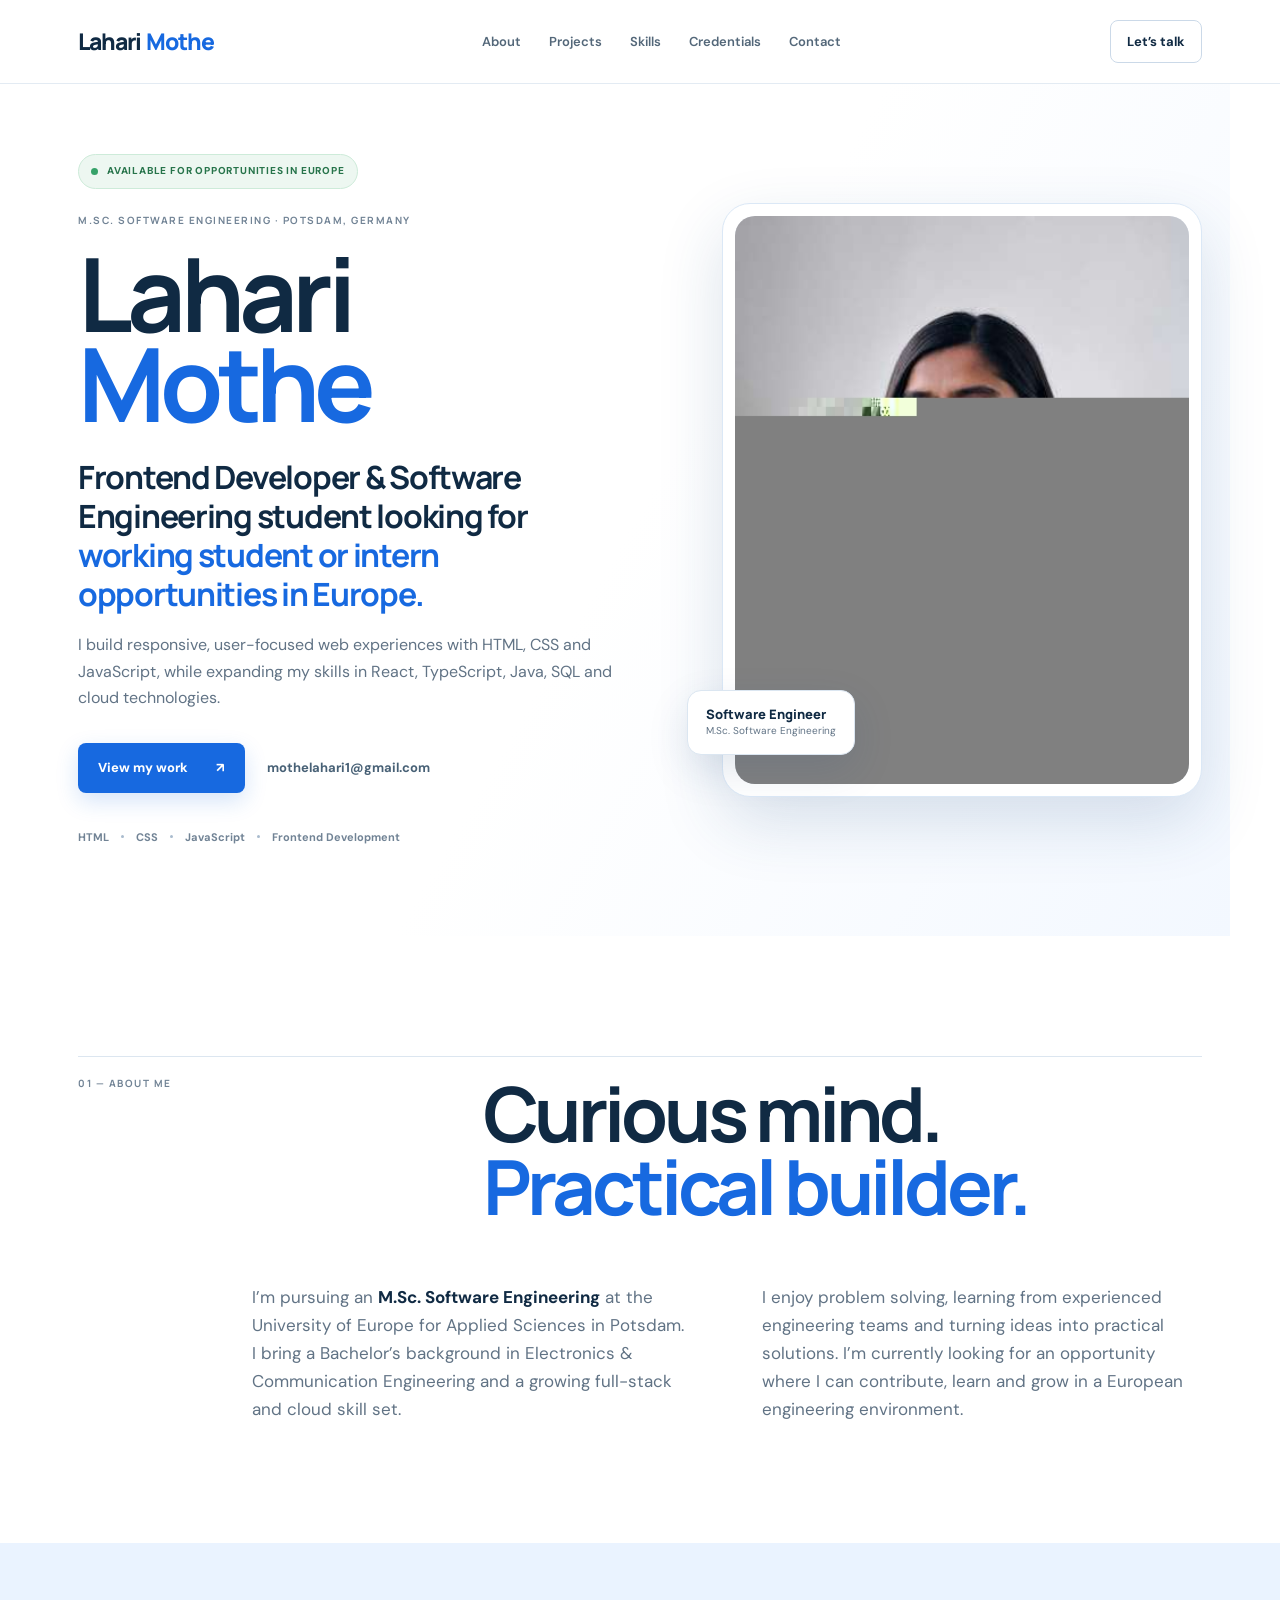
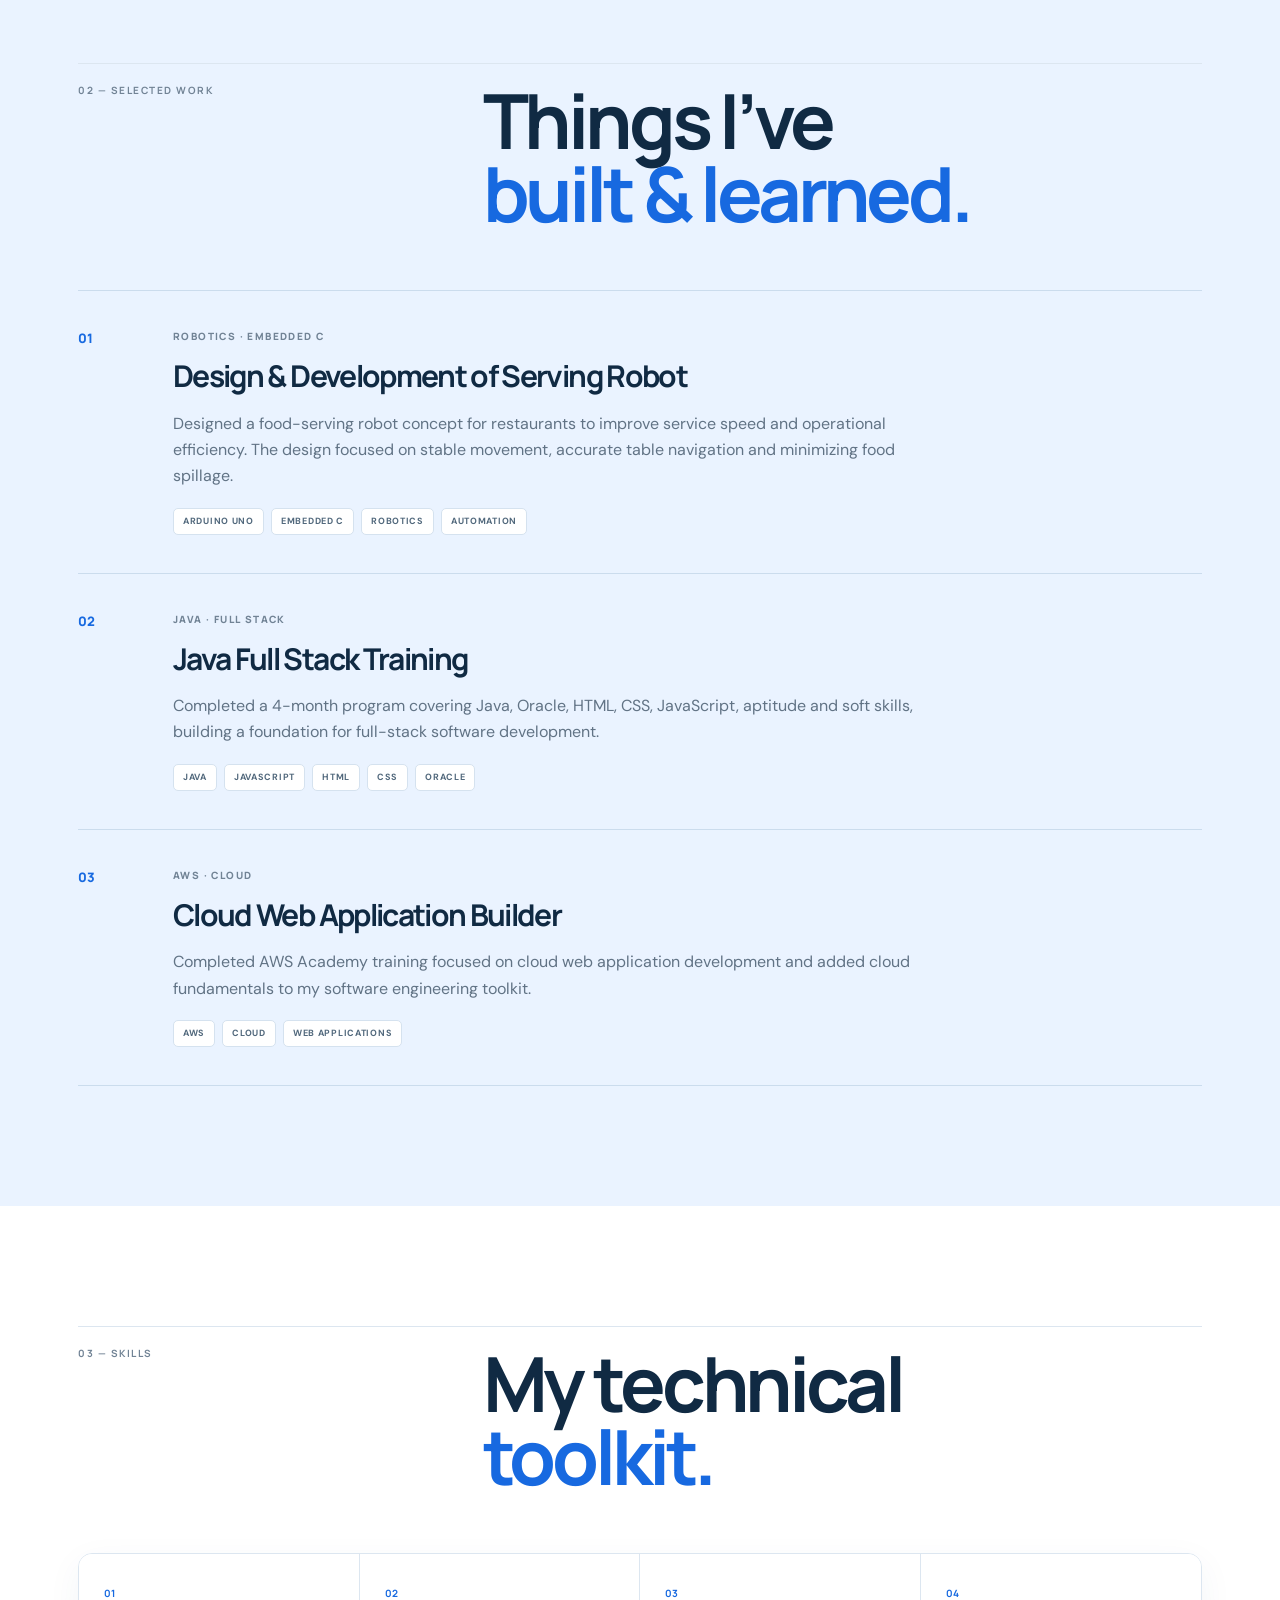
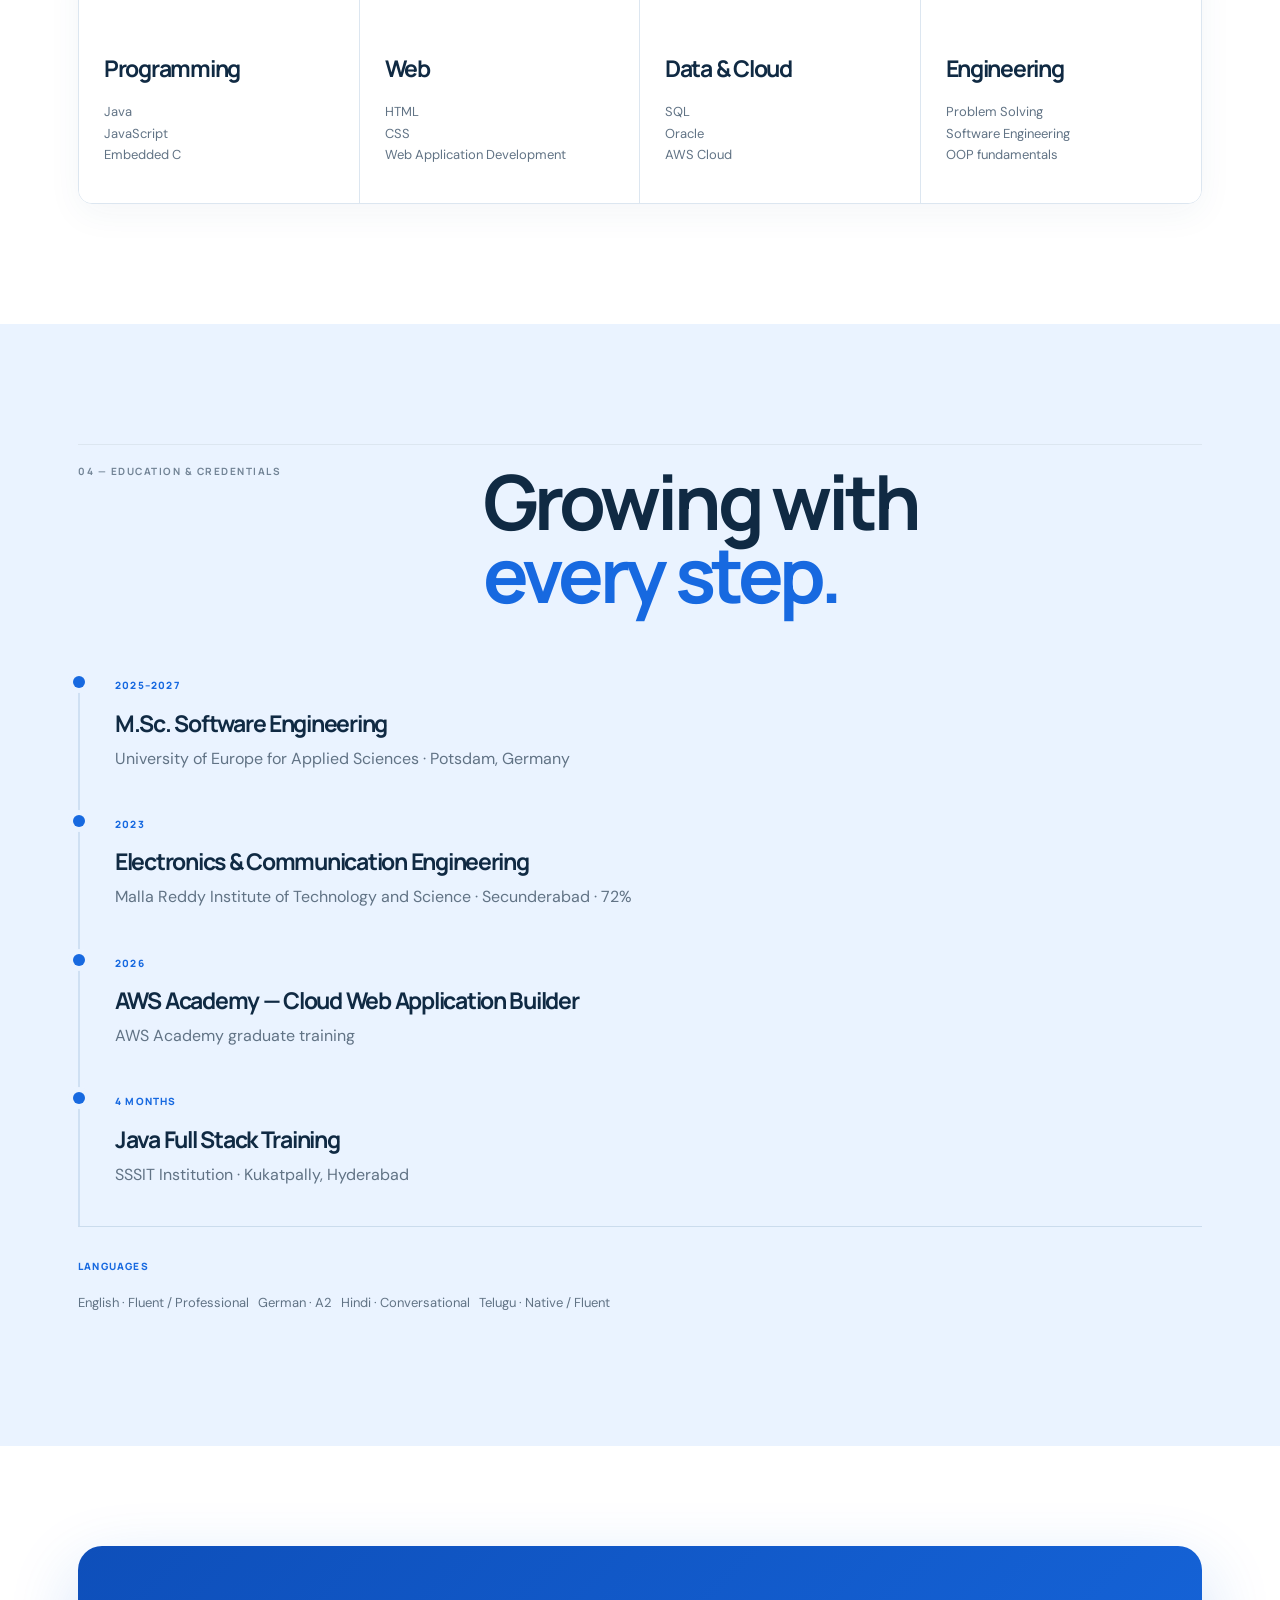
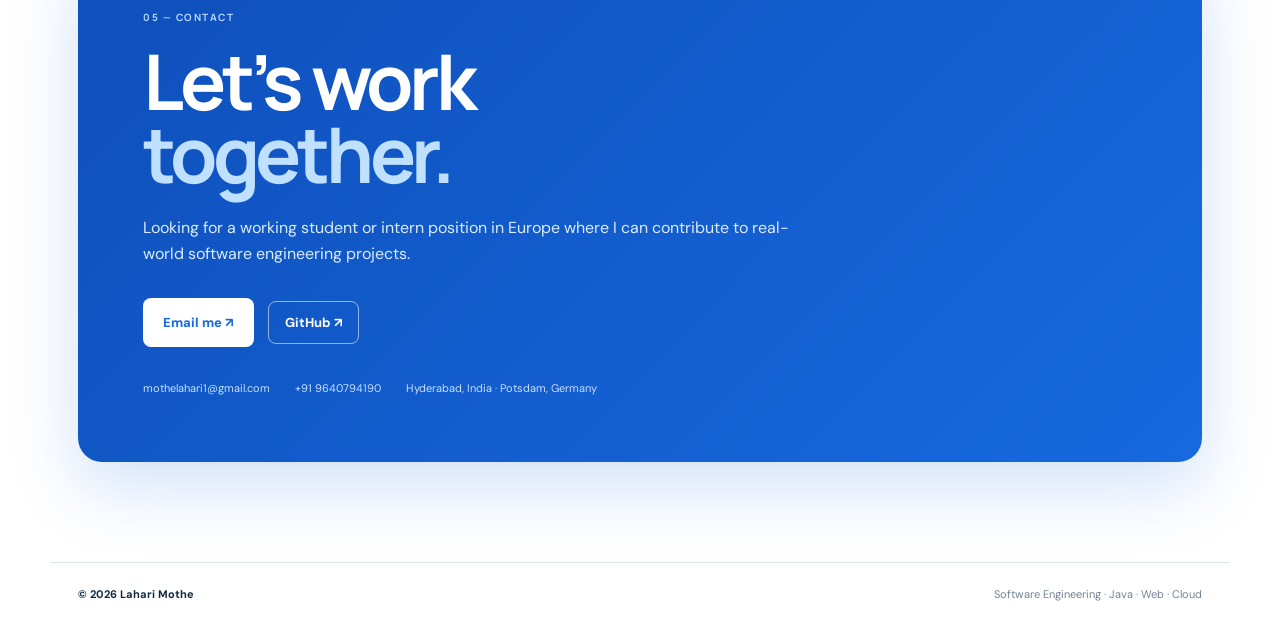
<file: index.html>
<!doctype html>
<html lang="en">
<head>
  <meta charset="UTF-8" />
  <meta name="viewport" content="width=device-width, initial-scale=1.0" />
  <meta name="description" content="Lahari Mothe — Software Engineer looking for working student or intern opportunities in Europe." />
  <title>Lahari Mothe | Software Engineer</title>
  <link rel="preconnect" href="https://fonts.googleapis.com"><link rel="preconnect" href="https://fonts.gstatic.com" crossorigin>
  <link href="https://fonts.googleapis.com/css2?family=DM+Sans:wght@400;500;600;700&family=Manrope:wght@600;700;800&display=swap" rel="stylesheet">
  <link rel="stylesheet" href="styles.css" />
</head>
<body>
  <header class="site-header">
    <a class="brand" href="#top">Lahari <span>Mothe</span></a>
    <nav class="nav" aria-label="Primary navigation"><a href="#about">About</a><a href="#work">Projects</a><a href="#skills">Skills</a><a href="#credentials">Credentials</a><a href="#contact">Contact</a></nav>
    <a class="nav-button" href="mailto:mothelahari1@gmail.com">Let’s talk</a>
  </header>

  <main id="top">
    <section class="hero section-shell">
      <div class="hero-copy">
        <div class="status"><span></span> AVAILABLE FOR OPPORTUNITIES IN EUROPE</div>
        <p class="eyebrow">M.SC. SOFTWARE ENGINEERING · POTSDAM, GERMANY</p>
        <h1>Lahari<br><span>Mothe</span></h1>
        <p class="hero-role">Software Engineer looking for <strong>working student or intern position in Europe.</strong></p>
        <p class="hero-text">I’m a Software Engineering master’s student with a background in Electronics & Communication Engineering and hands-on training in Java Full Stack development, web technologies, SQL and AWS cloud.</p>
        <div class="hero-actions"><a class="button button-primary" href="#work">View my work <span>↗</span></a><a class="text-link" href="mailto:mothelahari1@gmail.com">mothelahari1@gmail.com</a></div>
        <div class="quick-info"><span>Java</span><i></i><span>Web Development</span><i></i><span>SQL</span><i></i><span>AWS</span></div>
      </div>
      <div class="profile-wrap">
        <div class="profile-frame">
          <img class="profile-photo" alt="Professional portrait of Lahari Mothe" src="./profile.png?v=3" />
          <div class="photo-accent"></div>
        </div>
        <div class="profile-badge"><strong>Software Engineer</strong><span>M.Sc. Software Engineering</span></div>
      </div>
    </section>

    <section id="about" class="section section-shell">
      <div class="section-heading"><p class="eyebrow">01 — ABOUT ME</p><h2>Curious mind.<br><span>Practical builder.</span></h2></div>
      <div class="about-grid"><p>I’m pursuing an <strong>M.Sc. Software Engineering</strong> at the University of Europe for Applied Sciences in Potsdam. I bring a Bachelor’s background in Electronics & Communication Engineering and a growing full-stack and cloud skill set.</p><p>I enjoy problem solving, learning from experienced engineering teams and turning ideas into practical solutions. I’m currently looking for an opportunity where I can contribute, learn and grow in a European engineering environment.</p></div>
    </section>

    <section id="work" class="section section-shell light-section">
      <div class="section-heading"><p class="eyebrow">02 — SELECTED WORK</p><h2>Things I’ve<br><span>built & learned.</span></h2></div>
      <div class="projects">
        <article class="project"><div class="project-number">01</div><div><p class="project-type">ROBOTICS · EMBEDDED C</p><h3>Design & Development of Serving Robot</h3><p>Designed a food-serving robot concept for restaurants to improve service speed and operational efficiency. The design focused on stable movement, accurate table navigation and minimizing food spillage.</p><div class="tags"><span>ARDUINO UNO</span><span>EMBEDDED C</span><span>ROBOTICS</span><span>AUTOMATION</span></div></div></article>
        <article class="project"><div class="project-number">02</div><div><p class="project-type">JAVA · FULL STACK</p><h3>Java Full Stack Training</h3><p>Completed a 4-month program covering Java, Oracle, HTML, CSS, JavaScript, aptitude and soft skills, building a foundation for full-stack software development.</p><div class="tags"><span>JAVA</span><span>JAVASCRIPT</span><span>HTML</span><span>CSS</span><span>ORACLE</span></div></div></article>
        <article class="project"><div class="project-number">03</div><div><p class="project-type">AWS · CLOUD</p><h3>Cloud Web Application Builder</h3><p>Completed AWS Academy training focused on cloud web application development and added cloud fundamentals to my software engineering toolkit.</p><div class="tags"><span>AWS</span><span>CLOUD</span><span>WEB APPLICATIONS</span></div></div></article>
      </div>
    </section>

    <section id="skills" class="section section-shell">
      <div class="section-heading"><p class="eyebrow">03 — SKILLS</p><h2>My technical<br><span>toolkit.</span></h2></div>
      <div class="skill-grid"><div><b>01</b><h3>Programming</h3><p>Java<br>JavaScript<br>Embedded C</p></div><div><b>02</b><h3>Web</h3><p>HTML<br>CSS<br>Web Application Development</p></div><div><b>03</b><h3>Data & Cloud</h3><p>SQL<br>Oracle<br>AWS Cloud</p></div><div><b>04</b><h3>Engineering</h3><p>Problem Solving<br>Software Engineering<br>OOP fundamentals</p></div></div>
    </section>

    <section id="credentials" class="section section-shell light-section">
      <div class="section-heading"><p class="eyebrow">04 — EDUCATION & CREDENTIALS</p><h2>Growing with<br><span>every step.</span></h2></div>
      <div class="timeline"><div><span>2025–2027</span><h3>M.Sc. Software Engineering</h3><p>University of Europe for Applied Sciences · Potsdam, Germany</p></div><div><span>2023</span><h3>Electronics & Communication Engineering</h3><p>Malla Reddy Institute of Technology and Science · Secunderabad · 72%</p></div><div><span>2026</span><h3>AWS Academy — Cloud Web Application Builder</h3><p>AWS Academy graduate training</p></div><div><span>4 MONTHS</span><h3>Java Full Stack Training</h3><p>SSSIT Institution · Kukatpally, Hyderabad</p></div></div>
      <div class="languages"><span>LANGUAGES</span><p>English · Fluent / Professional &nbsp; German · A2 &nbsp; Hindi · Conversational &nbsp; Telugu · Native / Fluent</p></div>
    </section>

    <section id="contact" class="contact section section-shell"><div class="contact-card"><p class="eyebrow">05 — CONTACT</p><h2>Let’s work<br><span>together.</span></h2><p>Looking for a working student or intern position in Europe where I can contribute to real-world software engineering projects.</p><div class="contact-links"><a class="button button-primary" href="mailto:mothelahari1@gmail.com">Email me ↗</a><a class="outline-button" href="https://github.com/mothelahari" target="_blank" rel="noreferrer">GitHub ↗</a></div><div class="contact-details"><span>mothelahari1@gmail.com</span><span>+91 9640794190</span><span>Hyderabad, India · Potsdam, Germany</span></div></div></section>
  </main>
  <footer class="footer section-shell"><span>© 2026 Lahari Mothe</span><span>Software Engineering · Java · Web · Cloud</span></footer>
  <script src="script.js"></script>
</body>
</html>
</file>
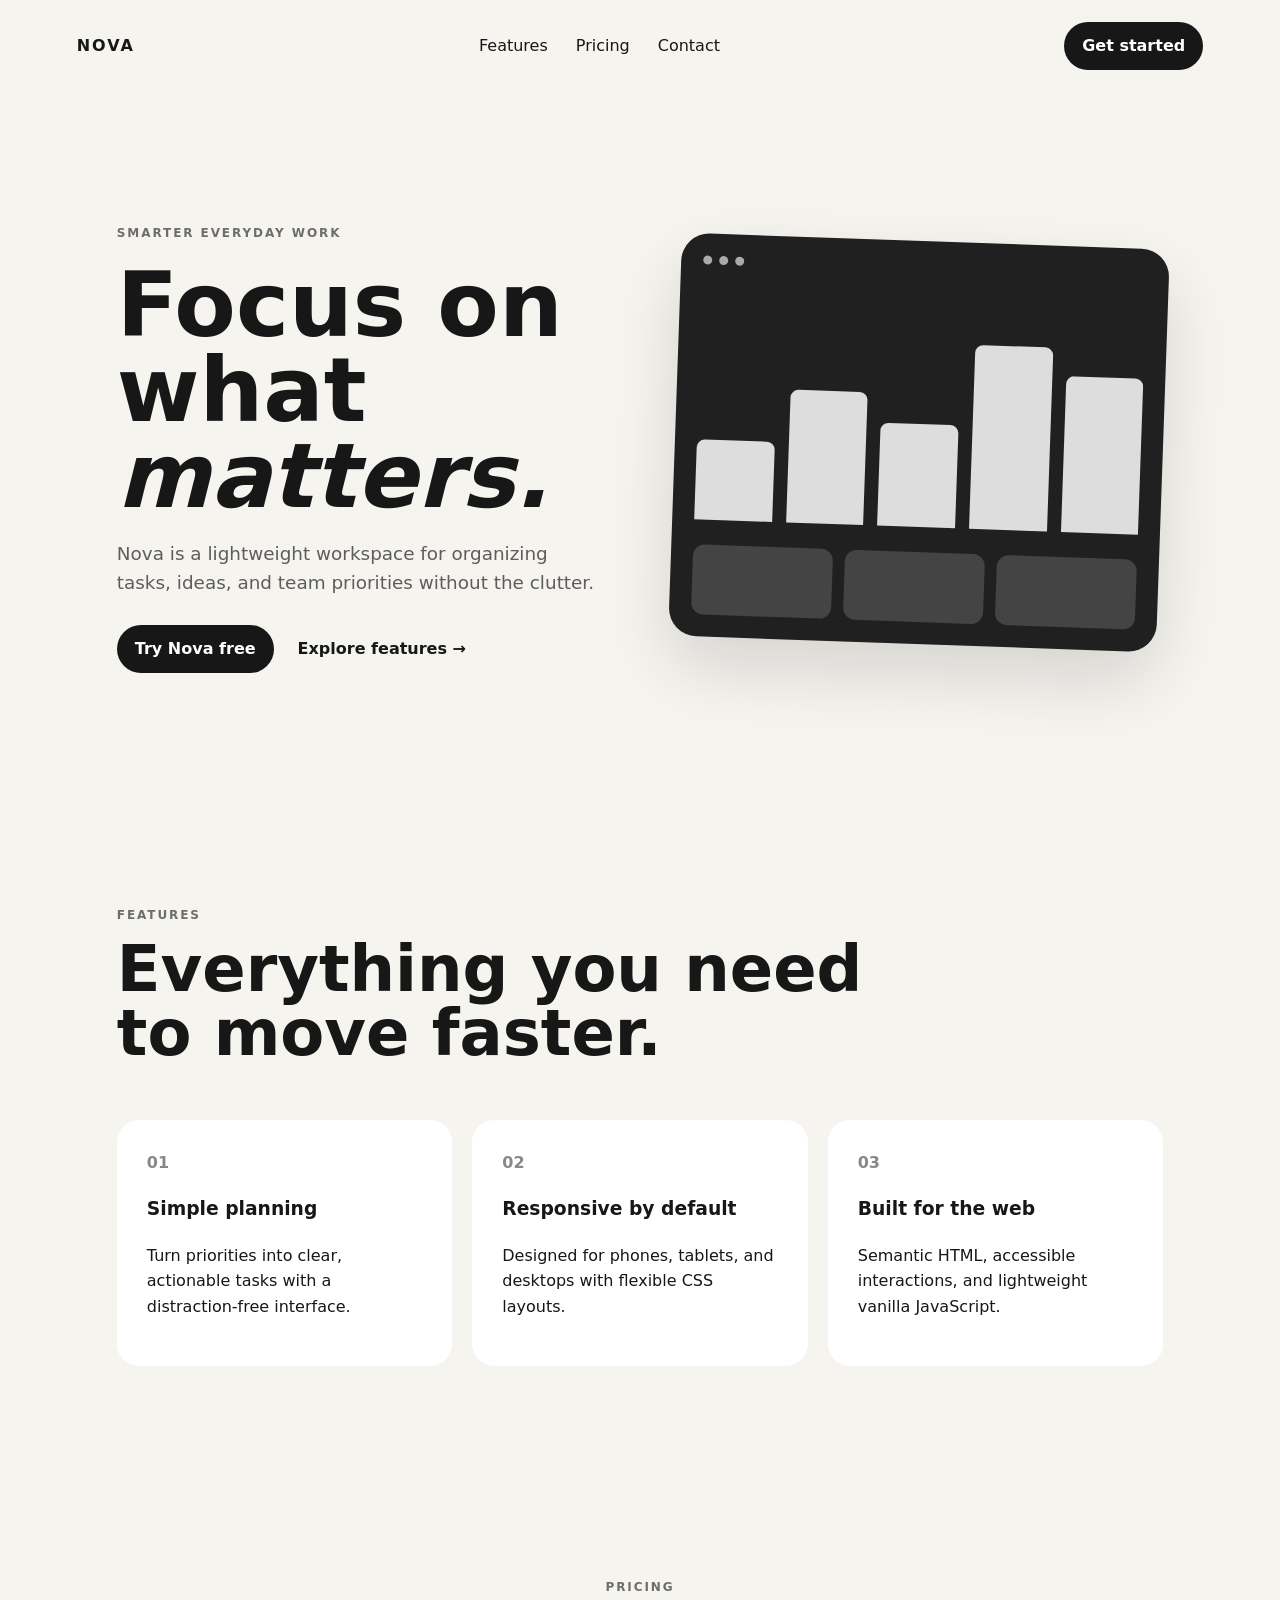
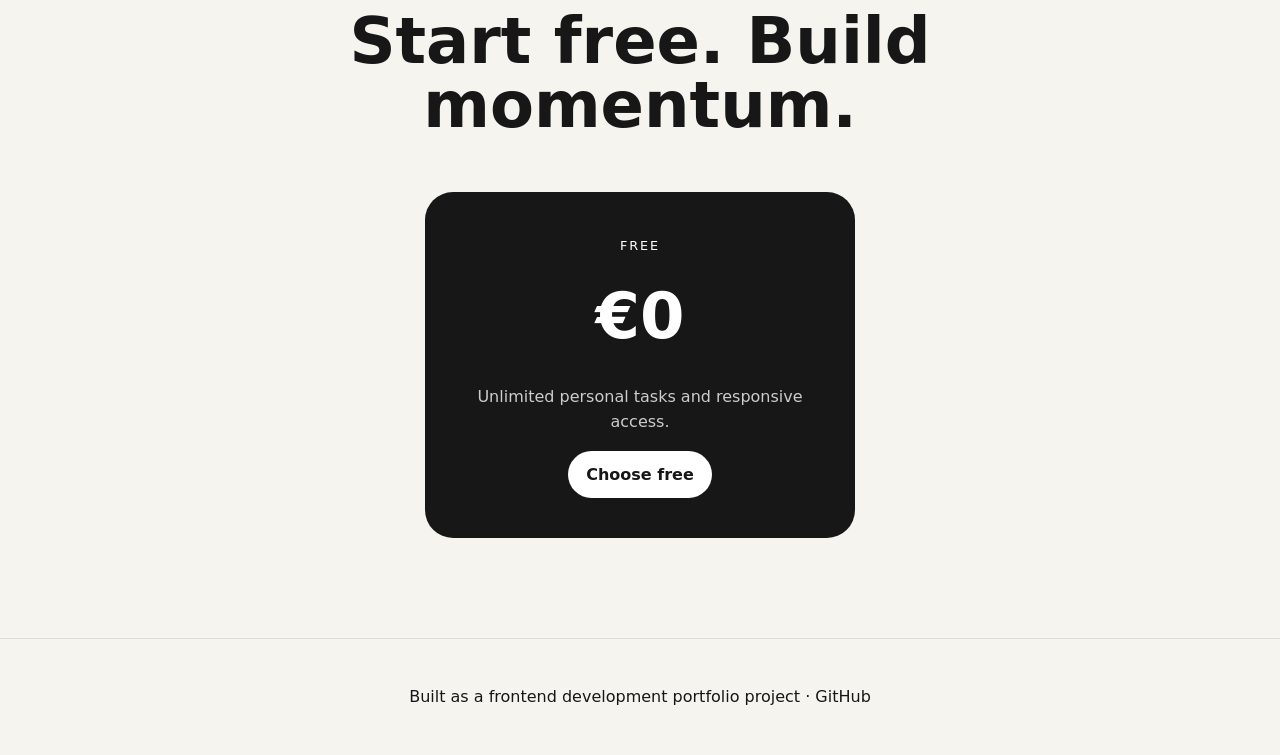
<file: frontend-projects/product-landing-page/index.html>
<!doctype html>
<html lang="en">
<head>
  <meta charset="UTF-8">
  <meta name="viewport" content="width=device-width, initial-scale=1.0">
  <title>Nova — Product Landing Page</title>
  <link rel="stylesheet" href="styles.css">
</head>
<body>
  <header class="nav"><a class="logo" href="#">NOVA</a><nav><a href="#features">Features</a><a href="#pricing">Pricing</a><a href="#contact">Contact</a></nav><a class="button" href="#pricing">Get started</a></header>
  <main>
    <section class="hero"><div><p class="eyebrow">SMARTER EVERYDAY WORK</p><h1>Focus on what <span>matters.</span></h1><p>Nova is a lightweight workspace for organizing tasks, ideas, and team priorities without the clutter.</p><div class="actions"><a class="button" href="#pricing">Try Nova free</a><a class="text-link" href="#features">Explore features →</a></div></div><div class="mockup"><div class="mockup-top"><span></span><span></span><span></span></div><div class="chart"><i></i><i></i><i></i><i></i><i></i></div><div class="cards"><div></div><div></div><div></div></div></div></section>
    <section id="features" class="features"><p class="eyebrow">FEATURES</p><h2>Everything you need to move faster.</h2><div class="grid"><article><b>01</b><h3>Simple planning</h3><p>Turn priorities into clear, actionable tasks with a distraction-free interface.</p></article><article><b>02</b><h3>Responsive by default</h3><p>Designed for phones, tablets, and desktops with flexible CSS layouts.</p></article><article><b>03</b><h3>Built for the web</h3><p>Semantic HTML, accessible interactions, and lightweight vanilla JavaScript.</p></article></div></section>
    <section id="pricing" class="pricing"><p class="eyebrow">PRICING</p><h2>Start free. Build momentum.</h2><div class="price-card"><span>FREE</span><strong>€0</strong><p>Unlimited personal tasks and responsive access.</p><a class="button" href="#contact">Choose free</a></div></section>
  </main>
  <footer id="contact">Built as a frontend development portfolio project · <a href="https://github.com/mothelahari">GitHub</a></footer>
</body>
</html>
</file>
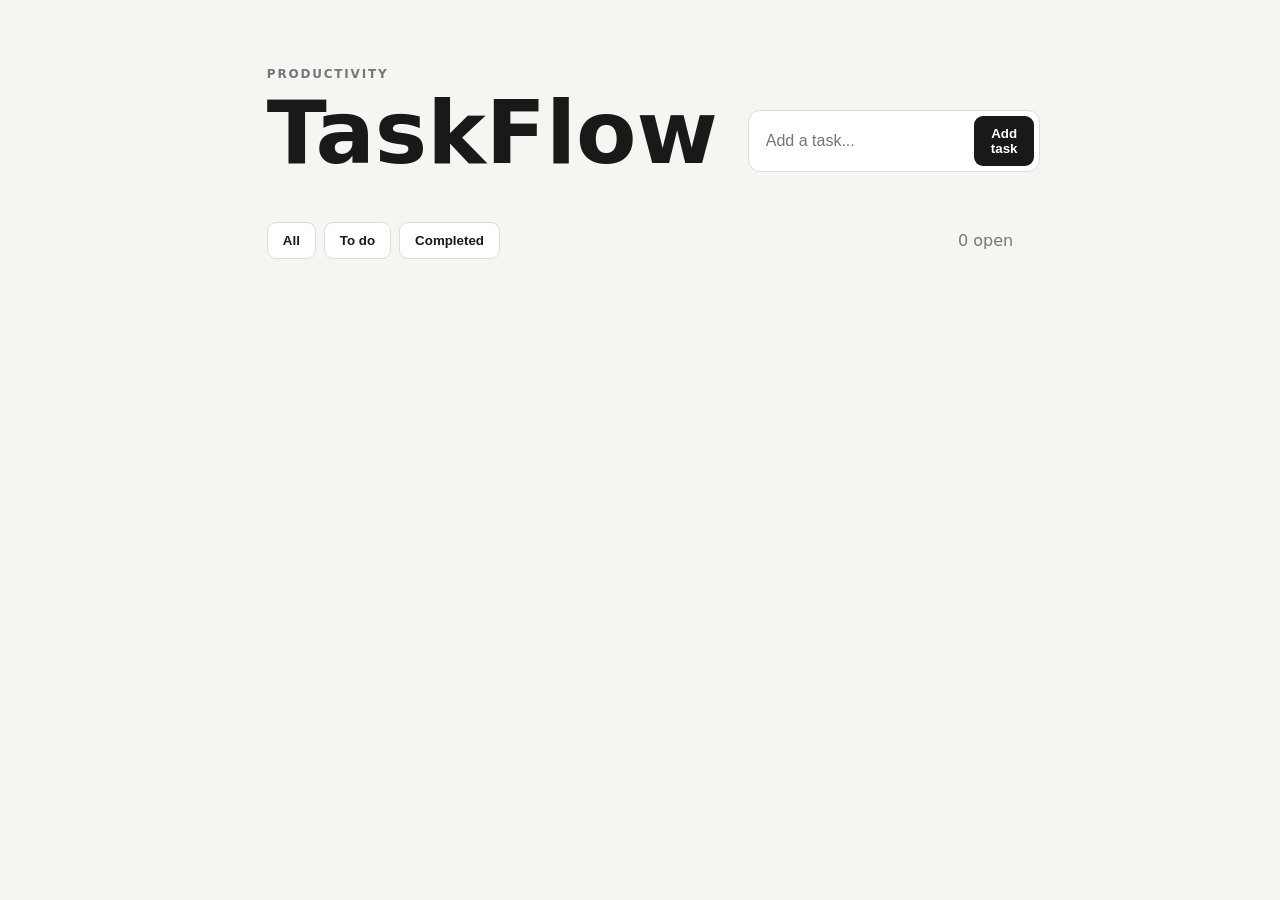
<file: frontend-projects/task-dashboard/index.html>
<!doctype html>
<html lang="en"><head><meta charset="UTF-8"><meta name="viewport" content="width=device-width,initial-scale=1"><title>TaskFlow Dashboard</title><link rel="stylesheet" href="styles.css"></head><body><main><header><div><p>PRODUCTIVITY</p><h1>TaskFlow</h1></div><form id="taskForm"><input id="taskInput" required placeholder="Add a task..."><button>Add task</button></form></header><section class="toolbar"><button data-filter="all">All</button><button data-filter="todo">To do</button><button data-filter="done">Completed</button><span id="count"></span></section><section id="tasks" class="tasks"></section></main><script src="script.js"></script></body></html>
</file>
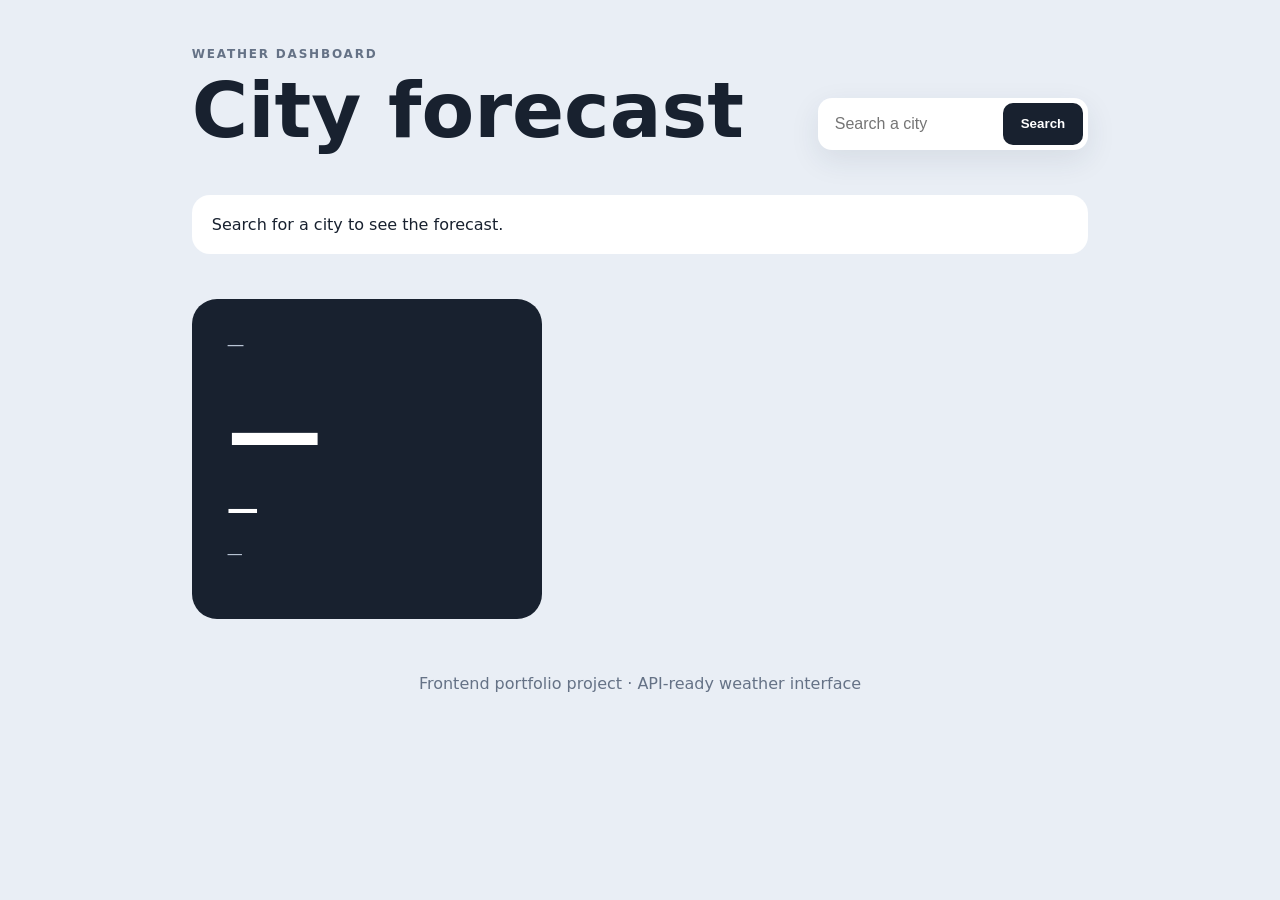
<file: frontend-projects/weather-dashboard/index.html>
<!doctype html>
<html lang="en">
<head><meta charset="UTF-8"><meta name="viewport" content="width=device-width,initial-scale=1"><title>Weather Dashboard</title><link rel="stylesheet" href="styles.css"></head>
<body><main class="app"><header><div><p>WEATHER DASHBOARD</p><h1>City forecast</h1></div><form id="search"><input id="city" placeholder="Search a city" aria-label="City"><button>Search</button></form></header><section id="status" class="status">Search for a city to see the forecast.</section><section id="weather" class="weather" hidden><div class="current"><span id="condition">—</span><strong id="temp">—</strong><h2 id="name">—</h2><p id="details">—</p></div><div id="forecast" class="forecast"></div></section><footer>Frontend portfolio project · API-ready weather interface</footer></main><script src="script.js"></script></body></html>
</file>
<file: styles.css>
:root{--navy:#102a43;--blue:#1769e0;--blue2:#2f80ed;--sky:#eaf3ff;--ink:#172b3a;--muted:#617385;--line:#dce6f0;--white:#fff;--max:1180px}*{box-sizing:border-box}html{scroll-behavior:smooth}body{margin:0;background:#fff;color:var(--ink);font-family:'DM Sans',sans-serif;line-height:1.65}a{color:inherit;text-decoration:none}.site-header{position:sticky;top:0;z-index:20;background:rgba(255,255,255,.94);backdrop-filter:blur(16px);border-bottom:1px solid rgba(220,230,240,.8);max-width:none;padding:20px max(28px,calc((100vw - var(--max))/2 + 28px));display:flex;align-items:center;justify-content:space-between}.brand{font:800 23px/1 'Manrope';letter-spacing:-.04em;color:var(--navy)}.brand span{color:var(--blue)}.nav{display:flex;gap:28px;color:#536779;font-size:13px;font-weight:600}.nav a:hover{color:var(--blue)}.nav-button,.outline-button{border:1px solid #cbd9e8;padding:10px 16px;border-radius:8px;color:var(--navy);font-weight:700;font-size:13px}.nav-button:hover,.outline-button:hover{border-color:var(--blue);color:var(--blue)}.section-shell{max-width:var(--max);margin:auto;padding-left:28px;padding-right:28px}.hero{min-height:calc(100vh - 70px);display:grid;grid-template-columns:1.05fr .95fr;align-items:center;gap:70px;padding-top:70px;padding-bottom:90px;background:linear-gradient(120deg,#fff 50%,#f3f8ff 100%)}.status{display:inline-flex;align-items:center;gap:9px;background:#edf7f1;color:#27744b;border:1px solid #cdebd9;padding:8px 12px;border-radius:999px;font-size:10px;font-weight:800;letter-spacing:.08em;margin-bottom:25px}.status span{width:7px;height:7px;background:#36a269;border-radius:50%}.eyebrow{font:700 10px/1.2 'Manrope';letter-spacing:.15em;color:#718395;margin:0 0 22px}h1,h2,h3{font-family:'Manrope';letter-spacing:-.055em;margin:0;color:var(--navy)}h1{font-size:clamp(65px,8vw,108px);line-height:.88}h1 span,h2 span{color:var(--blue)}.hero-role{font:700 clamp(22px,2.5vw,32px)/1.22 'Manrope';letter-spacing:-.04em;max-width:650px;margin:30px 0 18px;color:var(--navy)}.hero-role strong{color:var(--blue)}.hero-text{max-width:650px;color:var(--muted);font-size:16px;margin:0}.hero-actions{display:flex;align-items:center;gap:22px;flex-wrap:wrap;margin-top:32px}.button{display:inline-flex;align-items:center;gap:28px;padding:14px 20px;border-radius:8px;font-weight:800;font-size:13px;transition:.2s}.button:hover{transform:translateY(-2px)}.button-primary{background:var(--blue);color:#fff;box-shadow:0 8px 22px rgba(23,105,224,.18)}.text-link{font-size:13px;font-weight:700;color:#486176}.text-link:hover{color:var(--blue)}.quick-info{display:flex;gap:12px;align-items:center;margin-top:35px;color:#718395;font-size:11px;font-weight:700}.quick-info i{height:3px;width:3px;border-radius:50%;background:#a9bbce}.profile-wrap{position:relative;justify-self:end;width:min(100%,480px)}.profile-frame{position:relative;border-radius:28px;padding:12px;background:#fff;box-shadow:0 25px 65px rgba(31,73,125,.16);border:1px solid #dbe8f6}.profile-photo{display:block;width:100%;aspect-ratio:4/5;object-fit:cover;object-position:center 24%;border-radius:20px;background:#edf4fb}.photo-accent{position:absolute;right:-18px;bottom:25px;width:95px;height:95px;border-radius:20px;background:linear-gradient(135deg,var(--blue),#76b4ff);z-index:-1}.profile-badge{position:absolute;left:-35px;bottom:42px;background:#fff;border:1px solid #dbe6f1;border-radius:14px;padding:14px 18px;box-shadow:0 15px 40px rgba(31,73,125,.13);display:flex;flex-direction:column}.profile-badge strong{font:800 13px 'Manrope';color:var(--navy)}.profile-badge span{font-size:10px;color:var(--muted)}.section{padding-top:120px;padding-bottom:120px}.section-heading{display:grid;grid-template-columns:.72fr 1.28fr;align-items:start;border-top:1px solid var(--line);padding-top:20px}.section-heading h2{font-size:clamp(48px,6vw,76px);line-height:.96}.about-grid{display:grid;grid-template-columns:1fr 1fr;gap:70px;margin-top:60px;max-width:950px;margin-left:auto}.about-grid p{font-size:17px;color:var(--muted);margin:0}.about-grid strong{color:var(--navy)}.light-section{background:var(--sky);max-width:none;padding-left:max(28px,calc((100vw - var(--max))/2 + 28px));padding-right:max(28px,calc((100vw - var(--max))/2 + 28px))}.projects{margin-top:60px;border-top:1px solid #cbdced}.project{display:grid;grid-template-columns:70px 1fr;gap:25px;padding:38px 0;border-bottom:1px solid #cbdced}.project-number{font:800 13px 'Manrope';color:var(--blue)}.project-type{font:800 10px 'Manrope';letter-spacing:.14em;color:#718395;margin:0 0 8px}.project h3{font-size:30px}.project p:not(.project-type){max-width:750px;color:var(--muted);margin:10px 0 18px}.tags{display:flex;gap:7px;flex-wrap:wrap}.tags span{background:#fff;border:1px solid #d5e2ef;border-radius:5px;color:#51687c;padding:5px 9px;font-size:9px;letter-spacing:.08em;font-weight:700}.skill-grid{display:grid;grid-template-columns:repeat(4,1fr);margin-top:60px;border:1px solid var(--line);border-radius:14px;overflow:hidden;box-shadow:0 10px 35px rgba(31,73,125,.05)}.skill-grid>div{min-height:220px;padding:25px;border-right:1px solid var(--line);background:#fff}.skill-grid>div:last-child{border-right:0}.skill-grid b{font:700 10px 'Manrope';color:var(--blue)}.skill-grid h3{font-size:23px;margin-top:45px}.skill-grid p{font-size:13px;color:var(--muted)}.timeline{margin-top:60px;border-left:2px solid #cfe0f3;padding-left:35px;max-width:850px}.timeline>div{position:relative;padding:0 0 38px}.timeline>div:before{content:'';position:absolute;left:-42px;top:5px;width:12px;height:12px;border-radius:50%;background:var(--blue);box-shadow:0 0 0 5px var(--sky)}.timeline span,.languages>span{font:800 10px 'Manrope';letter-spacing:.12em;color:var(--blue)}.timeline h3{font-size:23px;margin:7px 0 3px}.timeline p{color:var(--muted);margin:0}.languages{border-top:1px solid #cbdced;padding-top:25px}.languages p{color:var(--muted);font-size:13px}.contact{padding-top:100px;padding-bottom:100px}.contact-card{background:linear-gradient(135deg,#0e4fba,#1769e0);color:#fff;border-radius:24px;padding:65px;box-shadow:0 25px 70px rgba(23,105,224,.2)}.contact-card h2{color:#fff;font-size:clamp(48px,6vw,78px);line-height:.95}.contact-card h2 span{color:#bfe0ff}.contact-card>p:not(.eyebrow){max-width:650px;color:#dcecff;margin:24px 0 30px}.contact-card .eyebrow{color:#b8d8ff}.contact-links{display:flex;gap:14px;align-items:center;flex-wrap:wrap}.contact-card .button-primary{background:#fff;color:var(--blue);box-shadow:none}.contact-card .outline-button{border-color:rgba(255,255,255,.55);color:#fff}.contact-details{display:flex;gap:25px;flex-wrap:wrap;margin-top:32px;color:#c7e0ff;font-size:11px}.footer{border-top:1px solid var(--line);padding-top:22px;padding-bottom:30px;display:flex;justify-content:space-between;color:#718395;font-size:11px}.footer span:first-child{font-weight:700;color:var(--navy)}@media(max-width:900px){.nav{display:none}.hero{grid-template-columns:1fr;gap:55px;padding-top:55px}.profile-wrap{justify-self:start;width:min(100%,440px)}.profile-badge{left:15px}.section-heading,.about-grid{grid-template-columns:1fr;gap:30px}.skill-grid{grid-template-columns:1fr 1fr}.skill-grid>div:nth-child(2){border-right:0}.skill-grid>div{border-bottom:1px solid var(--line)}.light-section{padding-left:28px;padding-right:28px}}@media(max-width:560px){.site-header{padding:17px 20px}.nav-button{padding:8px 11px}.section-shell{padding-left:20px;padding-right:20px}.hero{padding-top:45px}.hero-role{font-size:21px}.quick-info{flex-wrap:wrap}.profile-wrap{width:100%}.profile-badge{left:8px;bottom:25px}.section{padding-top:80px;padding-bottom:80px}.section-heading h2{font-size:47px}.skill-grid{grid-template-columns:1fr}.skill-grid>div{border-right:0}.project{grid-template-columns:35px 1fr;gap:12px}.project h3{font-size:25px}.contact-card{padding:35px 25px;border-radius:18px}.contact-details{flex-direction:column;gap:8px}.footer{flex-direction:column;gap:8px}}
</file>
<file: frontend-projects/product-landing-page/styles.css>
*{box-sizing:border-box}html{scroll-behavior:smooth}body{margin:0;font-family:Inter,system-ui,sans-serif;background:#f6f4ef;color:#171717;line-height:1.6}.nav{display:flex;align-items:center;justify-content:space-between;padding:22px 6%;position:sticky;top:0;background:rgba(246,244,239,.92);backdrop-filter:blur(12px);z-index:10}.logo{font-weight:900;letter-spacing:.12em;color:inherit;text-decoration:none}.nav nav{display:flex;gap:28px}.nav nav a,.text-link,footer a{color:inherit;text-decoration:none}.button{display:inline-block;padding:11px 18px;border-radius:999px;background:#171717;color:white;text-decoration:none;font-weight:700}.hero{max-width:1200px;margin:auto;min-height:78vh;padding:90px 6%;display:grid;grid-template-columns:1fr 1fr;gap:70px;align-items:center}.eyebrow{font-size:.75rem;letter-spacing:.16em;font-weight:800;color:#6d6d6d}.hero h1{font-size:clamp(3.4rem,7vw,6.8rem);line-height:.95;margin:20px 0}.hero h1 span{font-style:italic}.hero p:not(.eyebrow){max-width:560px;font-size:1.15rem;color:#5d5d5d}.actions{display:flex;gap:24px;align-items:center;margin-top:28px}.text-link{font-weight:700}.mockup{background:#202020;border-radius:28px;padding:22px;box-shadow:0 30px 70px #0002;transform:rotate(2deg)}.mockup-top{display:flex;gap:7px}.mockup-top span{width:9px;height:9px;border-radius:50%;background:#aaa}.chart{height:230px;margin:25px 0;display:flex;align-items:end;gap:14px}.chart i{display:block;flex:1;background:#ddd;border-radius:8px 8px 0 0}.chart i:nth-child(1){height:35%}.chart i:nth-child(2){height:58%}.chart i:nth-child(3){height:45%}.chart i:nth-child(4){height:80%}.chart i:nth-child(5){height:68%}.cards{display:flex;gap:12px}.cards div{height:70px;flex:1;background:#444;border-radius:12px}.features,.pricing{padding:100px 6%;max-width:1200px;margin:auto}.features h2,.pricing h2{font-size:clamp(2.3rem,5vw,4.5rem);line-height:1;margin:10px 0 55px;max-width:800px}.grid{display:grid;grid-template-columns:repeat(3,1fr);gap:20px}.grid article{padding:30px;background:white;border-radius:22px}.grid b{color:#888}.pricing{text-align:center}.pricing h2{margin-left:auto;margin-right:auto}.price-card{max-width:430px;margin:auto;background:#171717;color:white;padding:40px;border-radius:28px}.price-card span{font-size:.8rem;letter-spacing:.15em}.price-card strong{display:block;font-size:4rem;margin:8px}.price-card p{color:#ccc}.price-card .button{background:white;color:#171717}footer{text-align:center;padding:45px 6%;border-top:1px solid #ddd}@media(max-width:800px){.nav nav{display:none}.hero{grid-template-columns:1fr;padding-top:60px}.grid{grid-template-columns:1fr}.mockup{transform:none}.actions{flex-wrap:wrap}}
</file>
<file: frontend-projects/task-dashboard/styles.css>
*{box-sizing:border-box}body{margin:0;background:#f5f5f2;color:#191919;font-family:Inter,system-ui,sans-serif}main{max-width:900px;margin:auto;padding:55px 6%}header{display:flex;justify-content:space-between;align-items:end;gap:30px}header p{font-size:.75rem;letter-spacing:.15em;color:#777;font-weight:800}h1{font-size:clamp(3rem,7vw,5.5rem);margin:0;line-height:.9}form{display:flex;background:white;border:1px solid #ddd;border-radius:12px;padding:5px}input{border:0;outline:0;padding:12px;min-width:220px;font-size:1rem}button{border:0;border-radius:9px;padding:10px 15px;font-weight:700;cursor:pointer;background:#191919;color:white}.toolbar{display:flex;gap:8px;align-items:center;margin:50px 0 20px}.toolbar button{background:white;color:#191919;border:1px solid #ddd}.toolbar span{margin-left:auto;color:#777}.tasks{display:grid;gap:10px}.task{background:white;padding:18px 20px;border-radius:15px;display:flex;align-items:center;gap:15px;box-shadow:0 5px 20px #00000008}.task input{min-width:20px}.task.done span{text-decoration:line-through;color:#999}.delete{margin-left:auto;background:transparent;color:#999;font-size:1.1rem}@media(max-width:700px){header{display:block}form{margin-top:25px}input{min-width:0;width:100%}}
</file>
<file: frontend-projects/weather-dashboard/styles.css>
*{box-sizing:border-box}body{margin:0;font-family:Inter,system-ui,sans-serif;background:#e9eef5;color:#18212f}.app{max-width:1050px;margin:auto;padding:35px 6%}header{display:flex;justify-content:space-between;gap:30px;align-items:end}header p{font-size:.75rem;letter-spacing:.15em;font-weight:800;color:#657286}h1{font-size:clamp(2.5rem,6vw,5rem);line-height:1;margin:0}.app form{display:flex;background:white;border-radius:14px;padding:5px;box-shadow:0 10px 30px #24324b18}.app input{border:0;outline:0;padding:12px;width:180px;font-size:1rem}.app button{border:0;background:#18212f;color:white;border-radius:10px;padding:12px 18px;font-weight:700}.status{margin:45px 0;padding:20px;border-radius:18px;background:white}.weather{display:grid;grid-template-columns:1fr 1.5fr;gap:20px}.current{background:#18212f;color:white;border-radius:25px;padding:35px;min-height:320px}.current span{font-size:1.1rem;color:#b9c5d5}.current strong{display:block;font-size:6rem;line-height:1;margin:30px 0 10px}.current h2{margin:0;font-size:2rem}.current p{color:#b9c5d5}.forecast{display:grid;grid-template-columns:repeat(3,1fr);gap:14px}.day{background:white;border-radius:20px;padding:22px}.day strong{display:block;font-size:2rem;margin:20px 0}.day small{color:#657286}footer{margin-top:55px;color:#657286;text-align:center}@media(max-width:760px){header{display:block}header form{margin-top:25px}.weather{grid-template-columns:1fr}.forecast{grid-template-columns:1fr}}
</file>
